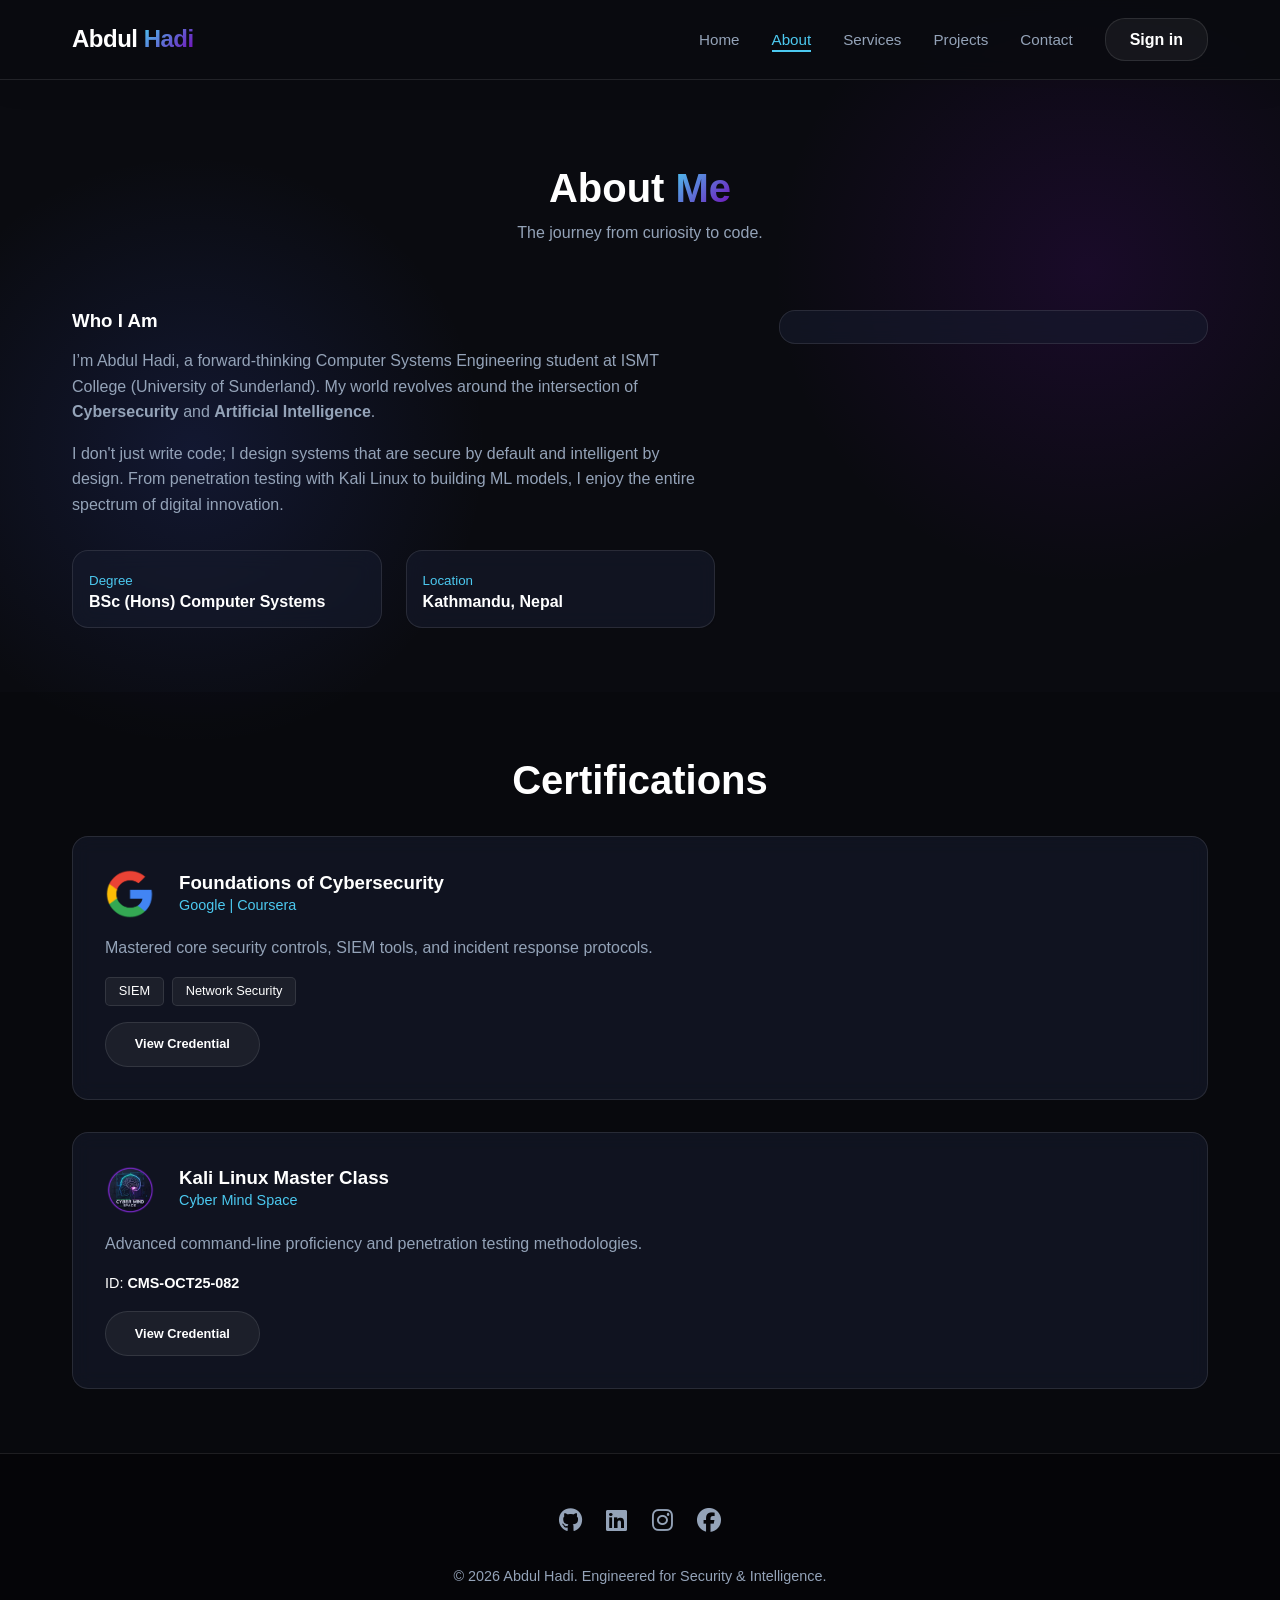
<file: about.html>
<!DOCTYPE html>
<html lang="en">
<head>
    <meta charset="UTF-8">
    <meta name="viewport" content="width=device-width, initial-scale=1.0">
    <title>About Me | Abdul Hadi</title>
    <link rel="stylesheet" href="style.css">
    <link rel="stylesheet" href="https://cdnjs.cloudflare.com/ajax/libs/font-awesome/6.5.1/css/all.min.css">
    <link rel="icon" type="image/jpeg" href="favicon.jpg">
</head>
<!-- Google tag (gtag.js) -->
<script async src="https://www.googletagmanager.com/gtag/js?id=G-QZTFRFX1GP"></script>
<script>
  window.dataLayer = window.dataLayer || [];
  function gtag(){dataLayer.push(arguments);}
  gtag('js', new Date());

  gtag('config', 'G-QZTFRFX1GP');
</script>
<body>
    <header class="header"></header>
    <main>
        <section class="about">
            <div class="container">
                <h1 class="section-title reveal">About <span class="gradient-text">Me</span></h1>
                <p class="section-subtitle reveal">The journey from curiosity to code.</p>
                
                <div class="about-container reveal" style="display: grid; grid-template-columns: 1.5fr 1fr; gap: 4rem; align-items: start;">
                    <div class="about-content">
                        <h3 style="margin-bottom: 1rem;">Who I Am</h3>
                        <p style="color:var(--text-muted); margin-bottom:1rem;">
                            I’m Abdul Hadi, a forward-thinking Computer Systems Engineering student at ISMT College (University of Sunderland). My world revolves around the intersection of <strong>Cybersecurity</strong> and <strong>Artificial Intelligence</strong>.
                        </p>
                        <p style="color:var(--text-muted); margin-bottom:1rem;">
                            I don't just write code; I design systems that are secure by default and intelligent by design. From penetration testing with Kali Linux to building ML models, I enjoy the entire spectrum of digital innovation.
                        </p>
                        
                        <div class="info-grid" style="display:grid; grid-template-columns:1fr 1fr; gap:1.5rem; margin-top:2rem;">
                            <div class="glass-card" style="padding:1rem;">
                                <small style="color:var(--primary)">Degree</small>
                                <h4>BSc (Hons) Computer Systems</h4>
                            </div>
                            <div class="glass-card" style="padding:1rem;">
                                <small style="color:var(--primary)">Location</small>
                                <h4>Kathmandu, Nepal</h4>
                            </div>
                        </div>
                    </div>
                    
                    <div class="about-image" style="position:relative;">
                        <!-- LinkedIn Badge Container -->
                        <div class="glass-card" style="padding:1rem; text-align:center;">
                            <div class="badge-base LI-profile-badge" data-locale="en_US" data-size="medium" data-theme="dark" data-type="VERTICAL" data-vanity="abdulhadi-cyberai" data-version="v1"></div>
                        </div>
                    </div>
                </div>
            </div>
        </section>

        <section class="certifications" style="background: rgba(0,0,0,0.2);">
            <div class="container">
                <h2 class="section-title reveal">Certifications</h2>
                <div style="display:grid; gap:2rem; margin-top:2rem;">
                    
                    <!-- Cert 1 -->
                    <div class="glass-card reveal">
                        <div style="display:flex; align-items:center; gap:1.5rem; margin-bottom:1rem; flex-wrap:wrap;">
                            <img src="google-logo.png" style="width:50px;" alt="Google">
                            <div>
                                <h3>Foundations of Cybersecurity</h3>
                                <p style="color:var(--primary); font-size:0.9rem;">Google | Coursera</p>
                            </div>
                        </div>
                        <p style="color:var(--text-muted);">Mastered core security controls, SIEM tools, and incident response protocols.</p>
                        <div style="margin:1rem 0; display:flex; flex-wrap:wrap; gap:0.5rem;">
                            <span class="btn-secondary" style="padding:0.2rem 0.8rem; font-size:0.8rem; border-radius:5px;">SIEM</span>
                            <span class="btn-secondary" style="padding:0.2rem 0.8rem; font-size:0.8rem; border-radius:5px;">Network Security</span>
                        </div>
                        <a href="Foundation of Cybersecurity Certificate By Google.webp" target="_blank" class="btn btn-secondary" style="font-size:0.8rem;">View Credential</a>
                    </div>

                    <!-- Cert 2 -->
                    <div class="glass-card reveal">
                        <div style="display:flex; align-items:center; gap:1.5rem; margin-bottom:1rem; flex-wrap:wrap;">
                            <img src="CyberMindSpacelogo.webp" style="width:50px;" alt="CMS">
                            <div>
                                <h3>Kali Linux Master Class</h3>
                                <p style="color:var(--primary); font-size:0.9rem;">Cyber Mind Space</p>
                            </div>
                        </div>
                        <p style="color:var(--text-muted);">Advanced command-line proficiency and penetration testing methodologies.</p>
                        <div style="margin:1rem 0;">
                             <p style="font-size:0.9rem;">ID: <strong>CMS-OCT25-082</strong></p>
                        </div>
                        <a href="Kali Linux Command Certificate.png" target="_blank" class="btn btn-secondary" style="font-size:0.8rem;">View Credential</a>
                    </div>

                </div>
            </div>
        </section>
    </main>
    <footer class="footer"></footer>
    <script src="https://platform.linkedin.com/badges/js/profile.js" async defer></script>
    <script src="script.js"></script>
</body>
</html>
</file>
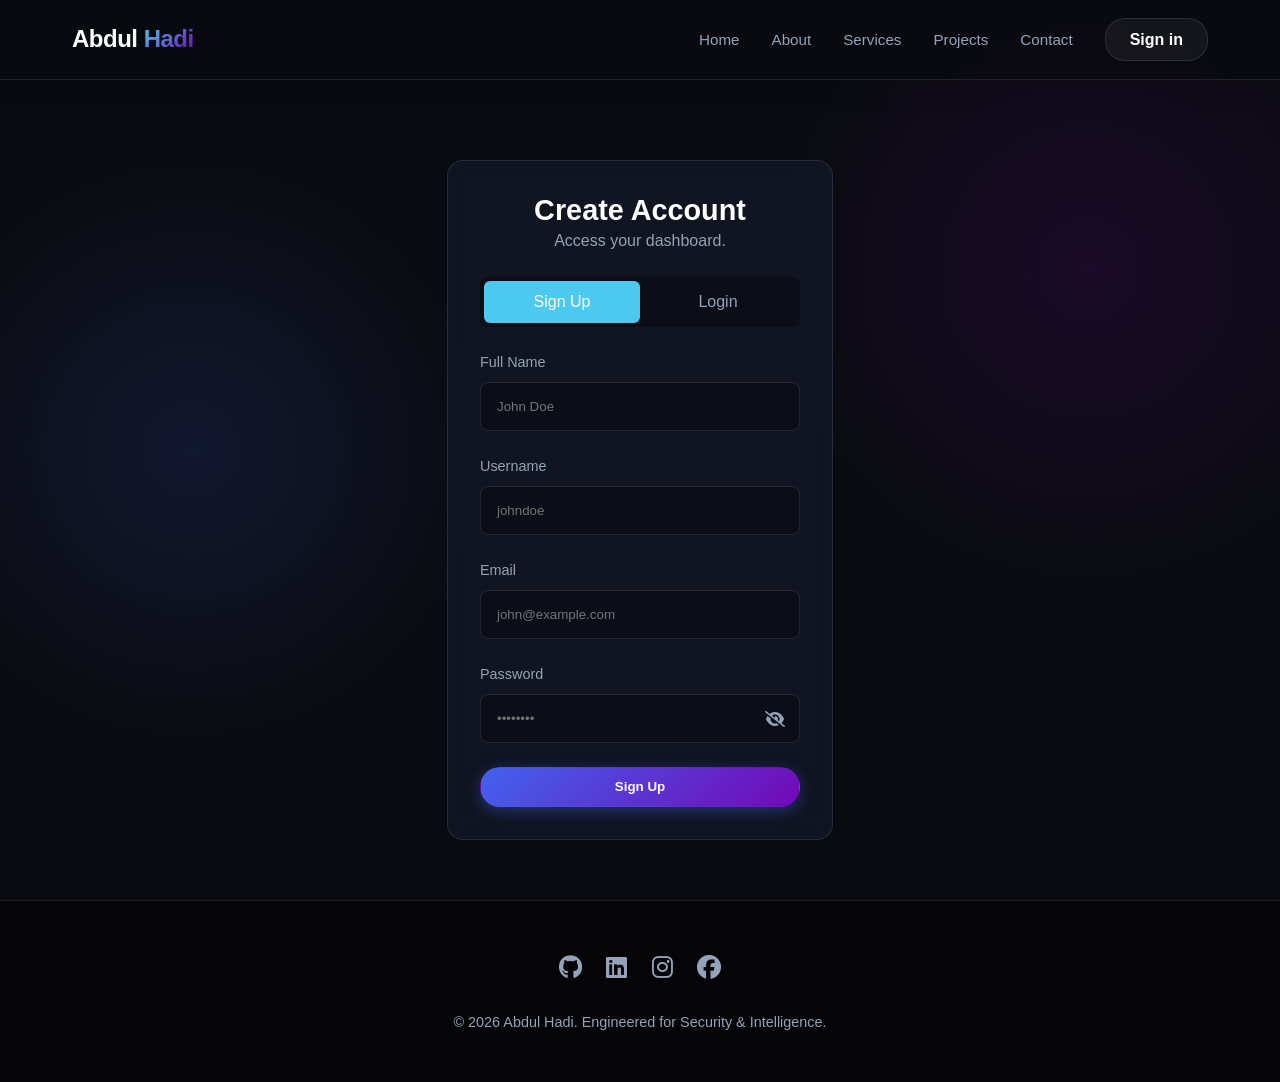
<file: account.html>
<!DOCTYPE html>
<html lang="en">
<head>
    <meta charset="UTF-8">
    <meta name="viewport" content="width=device-width, initial-scale=1.0">
    <title>My Account | Abdul Hadi</title>
    <link rel="stylesheet" href="style.css">
    <link rel="stylesheet" href="https://cdnjs.cloudflare.com/ajax/libs/font-awesome/6.5.1/css/all.min.css">
    <link rel="icon" type="image/jpeg" href="favicon.jpg">
</head>
<!-- Google tag (gtag.js) -->
<script async src="https://www.googletagmanager.com/gtag/js?id=G-QZTFRFX1GP"></script>
<script>
  window.dataLayer = window.dataLayer || [];
  function gtag(){dataLayer.push(arguments);}
  gtag('js', new Date());

  gtag('config', 'G-QZTFRFX1GP');
</script>
<body>
    <header class="header"></header>
    <main style="display:flex; justify-content:center; align-items:center;">
        <div class="container" style="max-width:600px; width:100%;">
            <div class="glass-card">
                <h1 class="section-title">My <span class="gradient-text">Profile</span></h1>
                
                <div id="account-details" style="margin-top:2rem;">
                    <div class="form-group">
                        <label>Full Name</label>
                        <input id="acc-name" type="text">
                    </div>
                    <div class="form-group">
                        <label>Username</label>
                        <input id="acc-username" type="text">
                    </div>
                    <div class="form-group">
                        <label>Email</label>
                        <input id="acc-email" type="email" readonly style="opacity:0.6; cursor:not-allowed;">
                    </div>
                    <div class="form-group">
                        <label>New Password (Optional)</label>
                        <div class="password-wrapper">
                            <input id="acc-password" type="password" placeholder="Leave blank to keep current">
                            <i class="fas fa-eye-slash toggle-password"></i>
                        </div>
                    </div>
                    <button id="updateBtn" class="btn btn-primary" style="width:100%;">Update Profile</button>
                </div>

                <div style="margin-top:3rem; padding-top:2rem; border-top:1px solid rgba(239, 68, 68, 0.3);">
                    <h3 style="color:#ef4444; margin-bottom:0.5rem;">Danger Zone</h3>
                    <p style="color:var(--text-muted); font-size:0.9rem; margin-bottom:1rem;">Deleting your account is permanent.</p>
                    <button id="deleteBtn" class="btn btn-danger" style="width:100%;">Delete Account</button>
                </div>
            </div>
        </div>
    </main>
    <footer class="footer"></footer>
    <script src="script.js"></script>
    <script src="account.js"></script>
</body>
</html>
</file>
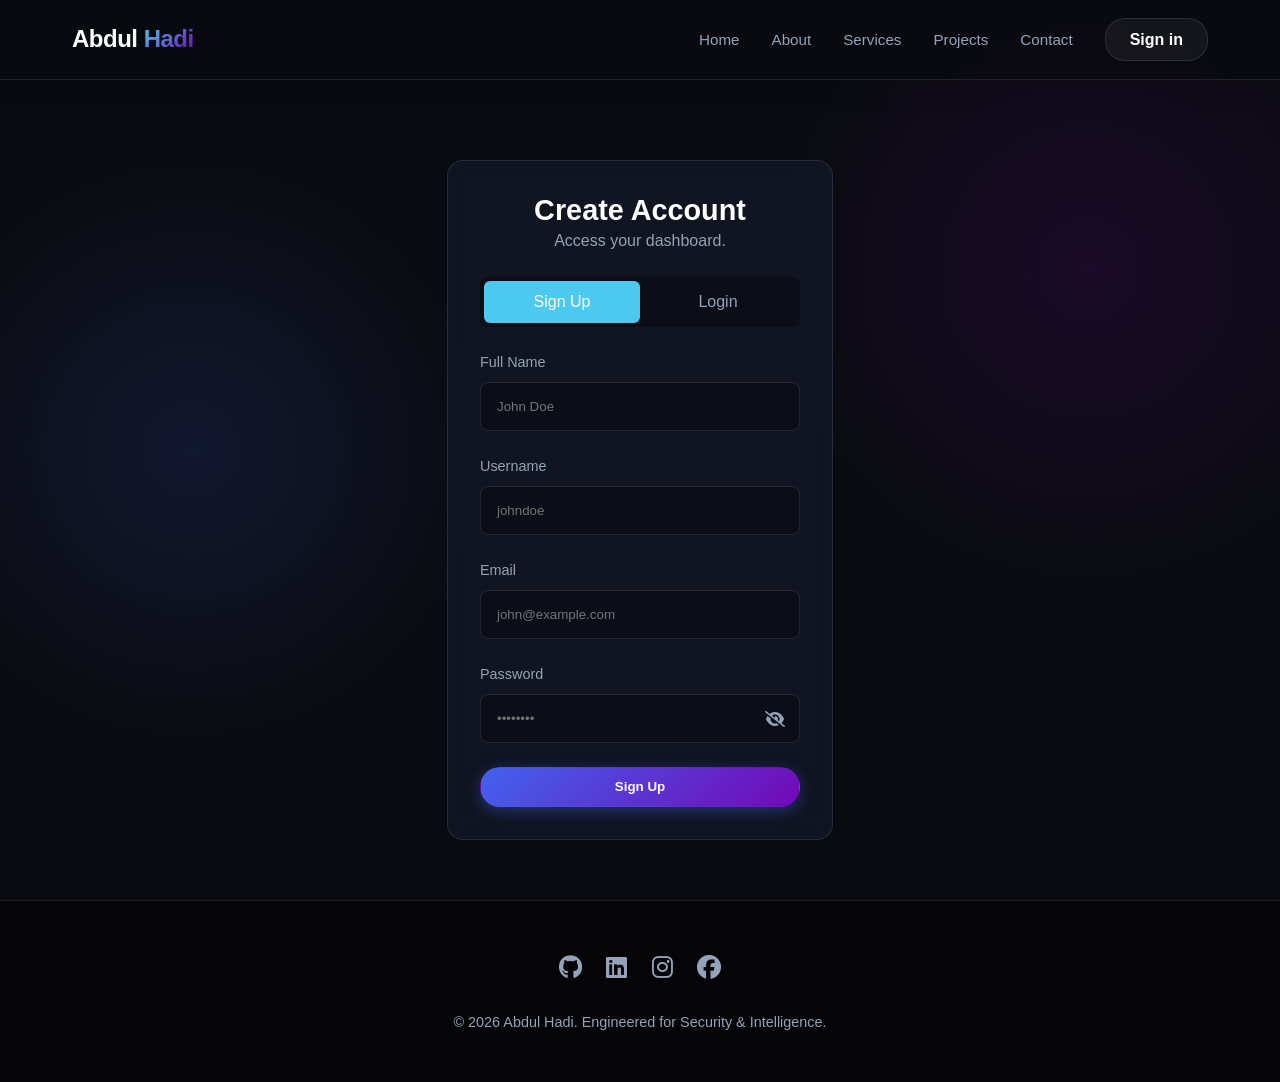
<file: auth.html>
<!DOCTYPE html>
<html lang="en">
<head>
    <meta charset="UTF-8">
    <meta name="viewport" content="width=device-width, initial-scale=1.0">
    <title>Authentication | Abdul Hadi</title>
    <link rel="stylesheet" href="style.css">
    <link rel="stylesheet" href="https://cdnjs.cloudflare.com/ajax/libs/font-awesome/6.5.1/css/all.min.css">
    <link rel="icon" type="image/jpeg" href="favicon.jpg">
</head>
<!-- Google tag (gtag.js) -->
<script async src="https://www.googletagmanager.com/gtag/js?id=G-QZTFRFX1GP"></script>
<script>
  window.dataLayer = window.dataLayer || [];
  function gtag(){dataLayer.push(arguments);}
  gtag('js', new Date());

  gtag('config', 'G-QZTFRFX1GP');
</script>
<body>
    <header class="header"></header>
    <main style="display:flex; align-items:center; justify-content:center;">
        <div class="container" style="width:100%; max-width:450px;">
            <div class="glass-card">
                <h1 id="title" style="text-align:center; font-size:1.8rem;">Welcome</h1>
                <p style="text-align:center; color:var(--text-muted); margin-bottom:1.5rem;">Access your dashboard.</p>
                
                <div class="tabs" style="display:flex; background:rgba(0,0,0,0.3); border-radius:8px; padding:4px; margin-bottom:1.5rem;">
                    <div id="tabSignup" class="tab active" style="flex:1; text-align:center; padding:0.5rem; cursor:pointer; border-radius:6px; transition:0.3s;">Sign Up</div>
                    <div id="tabLogin" class="tab" style="flex:1; text-align:center; padding:0.5rem; cursor:pointer; border-radius:6px; transition:0.3s; color:var(--text-muted);">Login</div>
                </div>

                <div id="formArea">
                    <div id="nameField" class="form-group">
                        <label>Full Name</label>
                        <input id="name" type="text" placeholder="John Doe">
                    </div>
                    <div class="form-group">
                        <label>Username</label>
                        <input id="username" type="text" placeholder="johndoe">
                    </div>
                    <div class="form-group">
                        <label>Email</label>
                        <input id="email" type="email" placeholder="john@example.com">
                    </div>
                    <div class="form-group">
                        <label>Password</label>
                        <div class="password-wrapper">
                            <input id="password" type="password" placeholder="••••••••">
                            <i class="fas fa-eye-slash toggle-password"></i>
                        </div>
                    </div>
                    <button id="submitBtn" class="btn btn-primary" style="width:100%;">Create Account</button>
                </div>
            </div>
        </div>
    </main>
    <footer class="footer"></footer>
    <script src="script.js"></script>
    <script src="auth.js"></script>
</body>
</html>
</file>
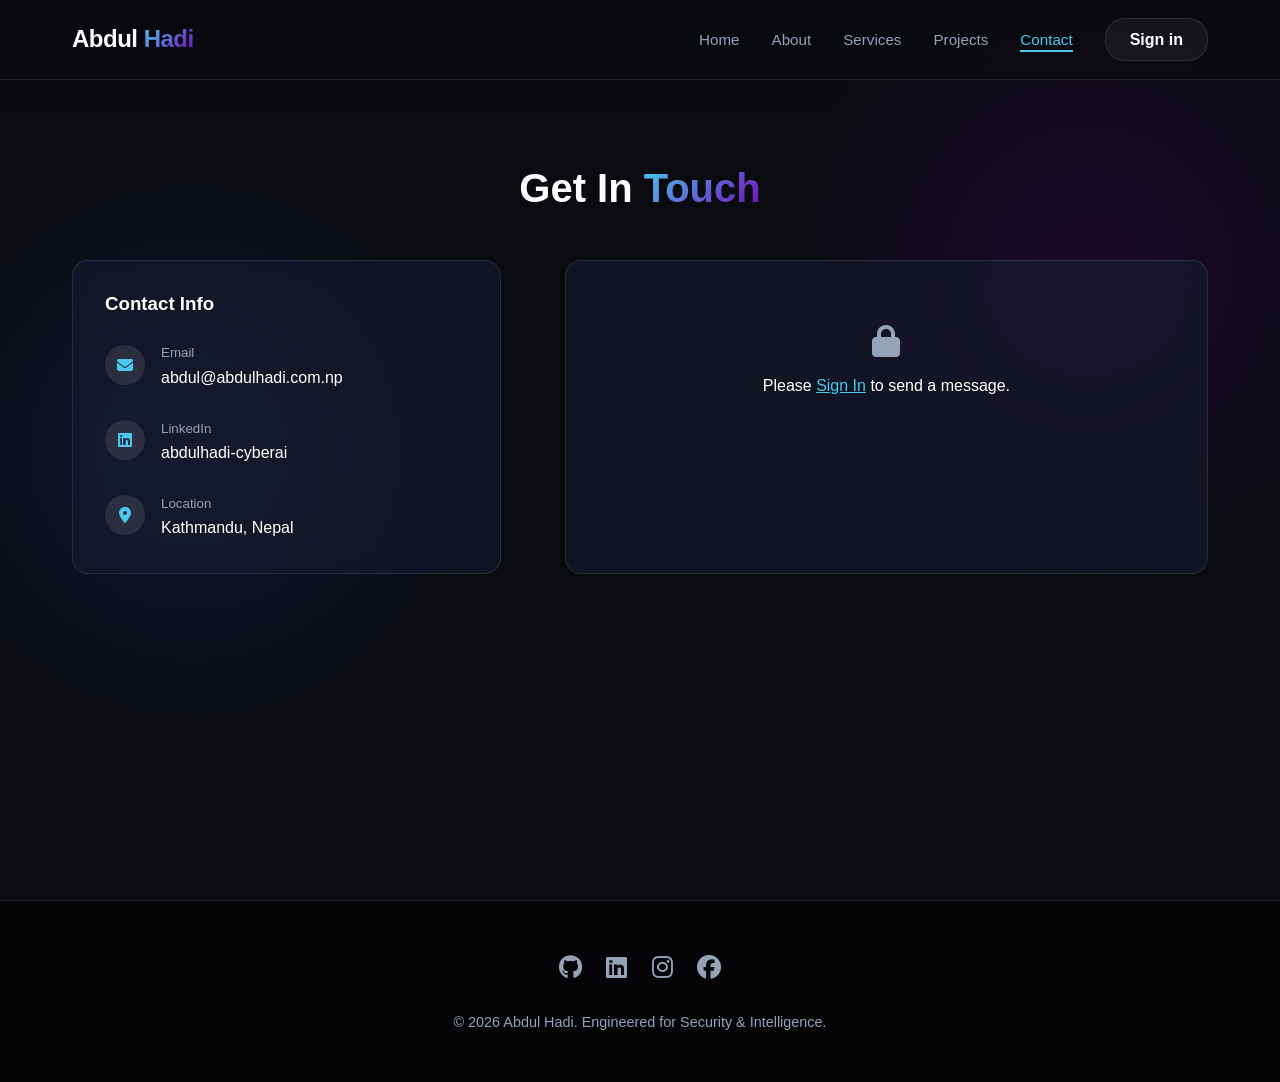
<file: contact.html>
<!DOCTYPE html>
<html lang="en">
<head>
    <meta charset="UTF-8">
    <meta name="viewport" content="width=device-width, initial-scale=1.0">
    <title>Contact | Abdul Hadi</title>
    <link rel="stylesheet" href="style.css">
    <link rel="stylesheet" href="https://cdnjs.cloudflare.com/ajax/libs/font-awesome/6.5.1/css/all.min.css">
    <link rel="icon" type="image/jpeg" href="favicon.jpg">
</head>
<!-- Google tag (gtag.js) -->
<script async src="https://www.googletagmanager.com/gtag/js?id=G-QZTFRFX1GP"></script>
<script>
  window.dataLayer = window.dataLayer || [];
  function gtag(){dataLayer.push(arguments);}
  gtag('js', new Date());

  gtag('config', 'G-QZTFRFX1GP');
</script>
<body>
    <header class="header"></header>
    <main>
        <section class="contact">
            <div class="container">
                <h1 class="section-title reveal">Get In <span class="gradient-text">Touch</span></h1>
                
                <div class="contact-container reveal" style="display: grid; grid-template-columns: 1fr 1.5fr; gap: 4rem; margin-top:3rem;">
                    
                    <div class="contact-info">
                        <div class="glass-card">
                            <h3 style="margin-bottom:1.5rem;">Contact Info</h3>
                            
                            <div style="display:flex; gap:1rem; margin-bottom:1.5rem; align-items:center;">
                                <div style="width:40px; height:40px; background:rgba(255,255,255,0.1); border-radius:50%; display:flex; align-items:center; justify-content:center; color:var(--primary);"><i class="fas fa-envelope"></i></div>
                                <div>
                                    <small style="color:var(--text-muted);">Email</small>
                                    <p>abdul@abdulhadi.com.np</p>
                                </div>
                            </div>
                            
                            <div style="display:flex; gap:1rem; margin-bottom:1.5rem; align-items:center;">
                                <div style="width:40px; height:40px; background:rgba(255,255,255,0.1); border-radius:50%; display:flex; align-items:center; justify-content:center; color:var(--primary);"><i class="fab fa-linkedin"></i></div>
                                <div>
                                    <small style="color:var(--text-muted);">LinkedIn</small>
                                    <p>abdulhadi-cyberai</p>
                                </div>
                            </div>

                            <div style="display:flex; gap:1rem; align-items:center;">
                                <div style="width:40px; height:40px; background:rgba(255,255,255,0.1); border-radius:50%; display:flex; align-items:center; justify-content:center; color:var(--primary);"><i class="fas fa-map-marker-alt"></i></div>
                                <div>
                                    <small style="color:var(--text-muted);">Location</small>
                                    <p>Kathmandu, Nepal</p>
                                </div>
                            </div>
                        </div>
                    </div>

                    <div class="contact-form glass-card">
                        <div id="loginMessage" style="text-align:center; padding:2rem; display:none;">
                            <i class="fas fa-lock" style="font-size:2rem; color:var(--text-muted); margin-bottom:1rem;"></i>
                            <p>Please <a href="auth.html" style="color:var(--primary);">Sign In</a> to send a message.</p>
                        </div>

                        <form id="contactForm" action="https://formspree.io/f/xanpjrvg" method="POST">
                            <h3 style="margin-bottom:1.5rem;">Send Message</h3>
                            <div class="form-group">
                                <label>Name</label>
                                <input type="text" name="name" id="contactName" readonly style="cursor: not-allowed; opacity: 0.7;">
                            </div>
                            <div class="form-group">
                                <label>Email</label>
                                <input type="email" name="email" id="contactEmail" readonly style="cursor: not-allowed; opacity: 0.7;">
                            </div>
                            <div class="form-group">
                                <label>Message</label>
                                <textarea name="message" id="contactMessage" rows="5" placeholder="How can I help you?" required></textarea>
                            </div>
                            <button type="submit" class="btn btn-primary" style="width:100%;">Send Now</button>
                        </form>
                    </div>

                </div>
            </div>
        </section>
    </main>
    <footer class="footer"></footer>
    <script src="script.js"></script>
    <script>
        // Inline script for contact logic to keep specific constraints
        document.addEventListener("DOMContentLoaded", () => {
            const email = localStorage.getItem("site_user_email");
            const form = document.getElementById("contactForm");
            const loginMsg = document.getElementById("loginMessage");
            const emailInput = document.getElementById("contactEmail");
            const nameInput = document.getElementById("contactName");

            // Create Limit Container
            const limitContainer = document.createElement("div");
            limitContainer.id = "limitContainer";
            limitContainer.className = "glass-card"; // Style match
            limitContainer.style.textAlign = "center";
            limitContainer.style.display = "none";
            limitContainer.style.color = "#ff4444";
            form.parentElement.appendChild(limitContainer);

            function formatTime(ms) {
                const totalSeconds = Math.floor(ms / 1000);
                const hours = Math.floor(totalSeconds / 3600);
                const minutes = Math.floor((totalSeconds % 3600) / 60);
                const seconds = totalSeconds % 60;
                return `${hours.toString().padStart(2,"0")}:${minutes.toString().padStart(2,"0")}:${seconds.toString().padStart(2,"0")}`;
            }

            function startCountdown(remainingMs, lastSentKey) {
                form.style.display = "none";
                limitContainer.style.display = "block";
                
                const update = (ms) => {
                    limitContainer.innerHTML = `
                        <i class="fas fa-hourglass-half" style="font-size:2rem; margin-bottom:10px;"></i>
                        <p>Message limit reached.</p>
                        <p style="font-size:1.5rem; font-weight:bold; margin:10px 0; color:var(--text-main);">${formatTime(ms)}</p>
                        <p style="font-size:0.9rem;">Please wait before sending another.</p>
                    `;
                };
                update(remainingMs);

                const interval = setInterval(() => {
                    const lastSentTime = parseInt(localStorage.getItem(lastSentKey));
                    const now = Date.now();
                    const remaining = 86400000 - (now - lastSentTime);
                    if (remaining <= 0) {
                        clearInterval(interval);
                        localStorage.removeItem(lastSentKey);
                        limitContainer.style.display = "none";
                        form.style.display = "block";
                        return;
                    }
                    update(remaining);
                }, 1000);
            }

            if (email) {
                form.style.display = "block";
                loginMsg.style.display = "none";
                emailInput.value = email;
                // Fetch name from session if possible, else let user edit
                nameInput.removeAttribute("readonly");
                nameInput.style.opacity = "1";
                nameInput.style.cursor = "text";

                const lastSentKey = `lastContactTime_${email}`;
                const lastSentTime = localStorage.getItem(lastSentKey);
                const now = Date.now();

                if (lastSentTime && now - parseInt(lastSentTime) < 86400000) {
                    startCountdown(86400000 - (now - parseInt(lastSentTime)), lastSentKey);
                }

                form.addEventListener("submit", (e) => {
                    const last = localStorage.getItem(lastSentKey);
                    if (last && Date.now() - parseInt(last) < 86400000) {
                        e.preventDefault();
                        return;
                    }
                    localStorage.setItem(lastSentKey, Date.now());
                });
            } else {
                form.style.display = "none";
                loginMsg.style.display = "block";
            }
        });
    </script>
</body>
</html>
</file>
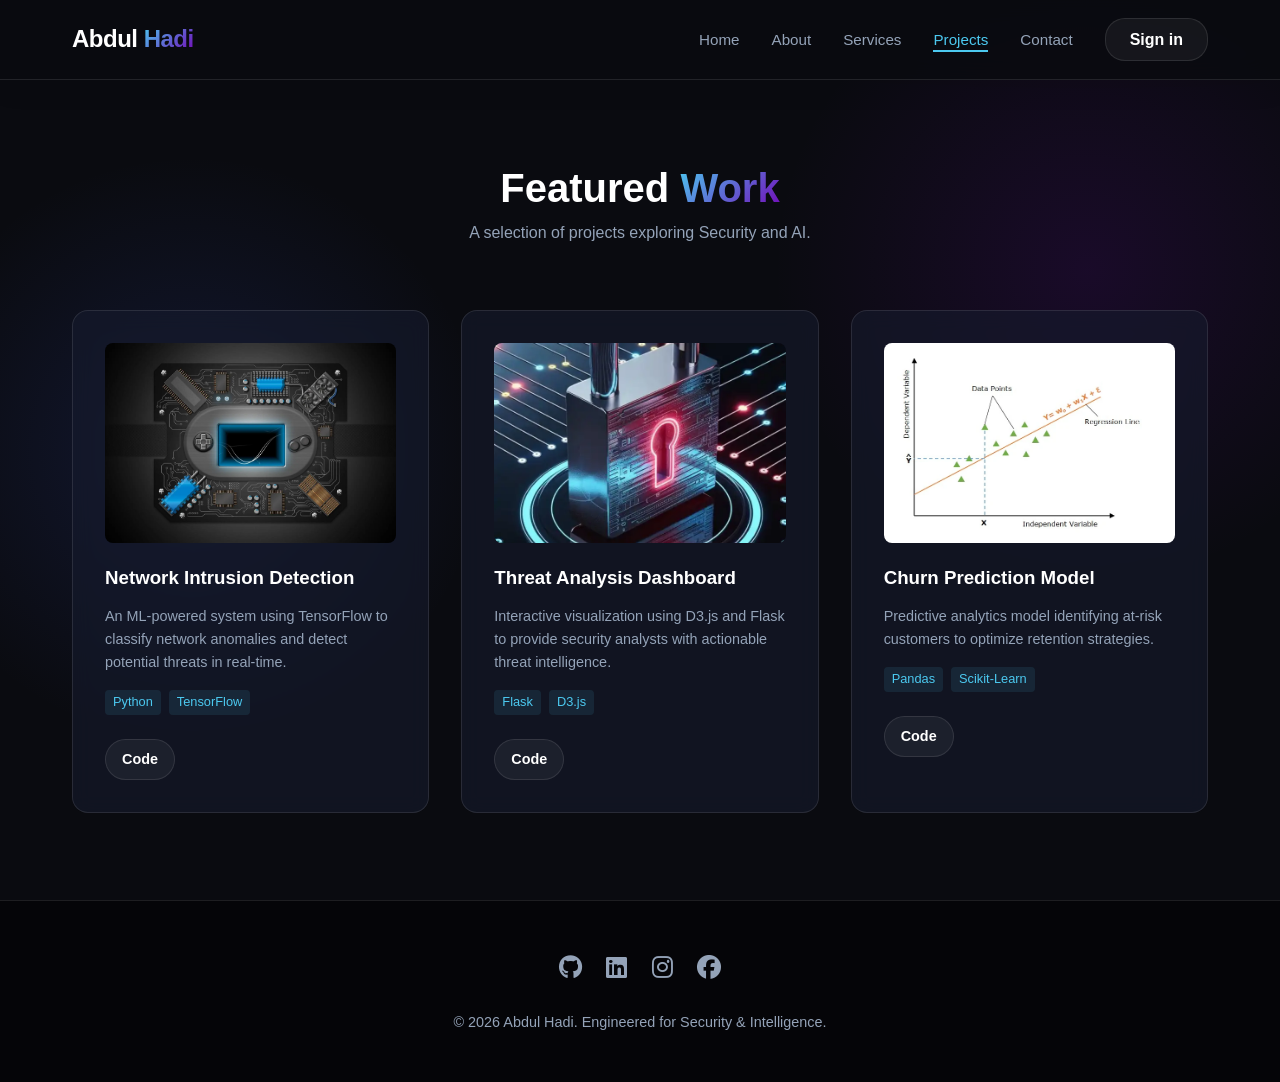
<file: projects.html>
<!DOCTYPE html>
<html lang="en">
<head>
    <meta charset="UTF-8">
    <meta name="viewport" content="width=device-width, initial-scale=1.0">
    <title>Projects | Abdul Hadi</title>
    <link rel="stylesheet" href="style.css">
    <link rel="stylesheet" href="https://cdnjs.cloudflare.com/ajax/libs/font-awesome/6.5.1/css/all.min.css">
    <link rel="icon" type="image/jpeg" href="favicon.jpg">
</head>
<!-- Google tag (gtag.js) -->
<script async src="https://www.googletagmanager.com/gtag/js?id=G-QZTFRFX1GP"></script>
<script>
  window.dataLayer = window.dataLayer || [];
  function gtag(){dataLayer.push(arguments);}
  gtag('js', new Date());

  gtag('config', 'G-QZTFRFX1GP');
</script>
<body>
    <header class="header"></header>
    <main>
        <section class="projects">
            <div class="container">
                <h1 class="section-title reveal">Featured <span class="gradient-text">Work</span></h1>
                <p class="section-subtitle reveal">A selection of projects exploring Security and AI.</p>
                
                <div class="projects-grid" style="display:grid; grid-template-columns: repeat(auto-fit, minmax(300px, 1fr)); gap:2rem;">
                    
                    <!-- Project 1 -->
                    <div class="glass-card reveal">
                        <div style="height:200px; overflow:hidden; border-radius:8px; margin-bottom:1.5rem;">
                            <img src="project-1.webp" alt="NIDS" style="width:100%; height:100%; object-fit:cover; transition:0.5s;">
                        </div>
                        <h3>Network Intrusion Detection</h3>
                        <p style="color:var(--text-muted); font-size:0.9rem; margin:1rem 0;">
                            An ML-powered system using TensorFlow to classify network anomalies and detect potential threats in real-time.
                        </p>
                        <div style="display:flex; gap:0.5rem; flex-wrap:wrap; margin-bottom:1.5rem;">
                            <span style="font-size:0.8rem; color:var(--primary); background:rgba(76, 201, 240, 0.1); padding:2px 8px; border-radius:4px;">Python</span>
                            <span style="font-size:0.8rem; color:var(--primary); background:rgba(76, 201, 240, 0.1); padding:2px 8px; border-radius:4px;">TensorFlow</span>
                        </div>
                        <div style="display:flex; justify-content:space-between;">
                            <a href="https://github.com/abdulhadi-cyberai" class="btn btn-secondary" style="padding:0.5rem 1rem; font-size:0.9rem;">Code</a>
                        </div>
                    </div>

                    <!-- Project 2 -->
                    <div class="glass-card reveal" style="transition-delay: 0.1s;">
                        <div style="height:200px; overflow:hidden; border-radius:8px; margin-bottom:1.5rem;">
                            <img src="project-2.webp" alt="Dashboard" style="width:100%; height:100%; object-fit:cover;">
                        </div>
                        <h3>Threat Analysis Dashboard</h3>
                        <p style="color:var(--text-muted); font-size:0.9rem; margin:1rem 0;">
                            Interactive visualization using D3.js and Flask to provide security analysts with actionable threat intelligence.
                        </p>
                        <div style="display:flex; gap:0.5rem; flex-wrap:wrap; margin-bottom:1.5rem;">
                            <span style="font-size:0.8rem; color:var(--primary); background:rgba(76, 201, 240, 0.1); padding:2px 8px; border-radius:4px;">Flask</span>
                            <span style="font-size:0.8rem; color:var(--primary); background:rgba(76, 201, 240, 0.1); padding:2px 8px; border-radius:4px;">D3.js</span>
                        </div>
                        <div style="display:flex; justify-content:space-between;">
                            <a href="https://github.com/abdulhadi-cyberai" class="btn btn-secondary" style="padding:0.5rem 1rem; font-size:0.9rem;">Code</a>
                        </div>
                    </div>

                    <!-- Project 3 -->
                    <div class="glass-card reveal" style="transition-delay: 0.2s;">
                        <div style="height:200px; overflow:hidden; border-radius:8px; margin-bottom:1.5rem;">
                            <img src="project-3.webp" alt="Churn" style="width:100%; height:100%; object-fit:cover;">
                        </div>
                        <h3>Churn Prediction Model</h3>
                        <p style="color:var(--text-muted); font-size:0.9rem; margin:1rem 0;">
                            Predictive analytics model identifying at-risk customers to optimize retention strategies.
                        </p>
                        <div style="display:flex; gap:0.5rem; flex-wrap:wrap; margin-bottom:1.5rem;">
                            <span style="font-size:0.8rem; color:var(--primary); background:rgba(76, 201, 240, 0.1); padding:2px 8px; border-radius:4px;">Pandas</span>
                            <span style="font-size:0.8rem; color:var(--primary); background:rgba(76, 201, 240, 0.1); padding:2px 8px; border-radius:4px;">Scikit-Learn</span>
                        </div>
                        <div style="display:flex; justify-content:space-between;">
                            <a href="https://github.com/abdulhadi-cyberai" class="btn btn-secondary" style="padding:0.5rem 1rem; font-size:0.9rem;">Code</a>
                        </div>
                    </div>

                </div>
            </div>
        </section>
    </main>
    <footer class="footer"></footer>
    <script src="script.js"></script>
</body>
</html>
</file>
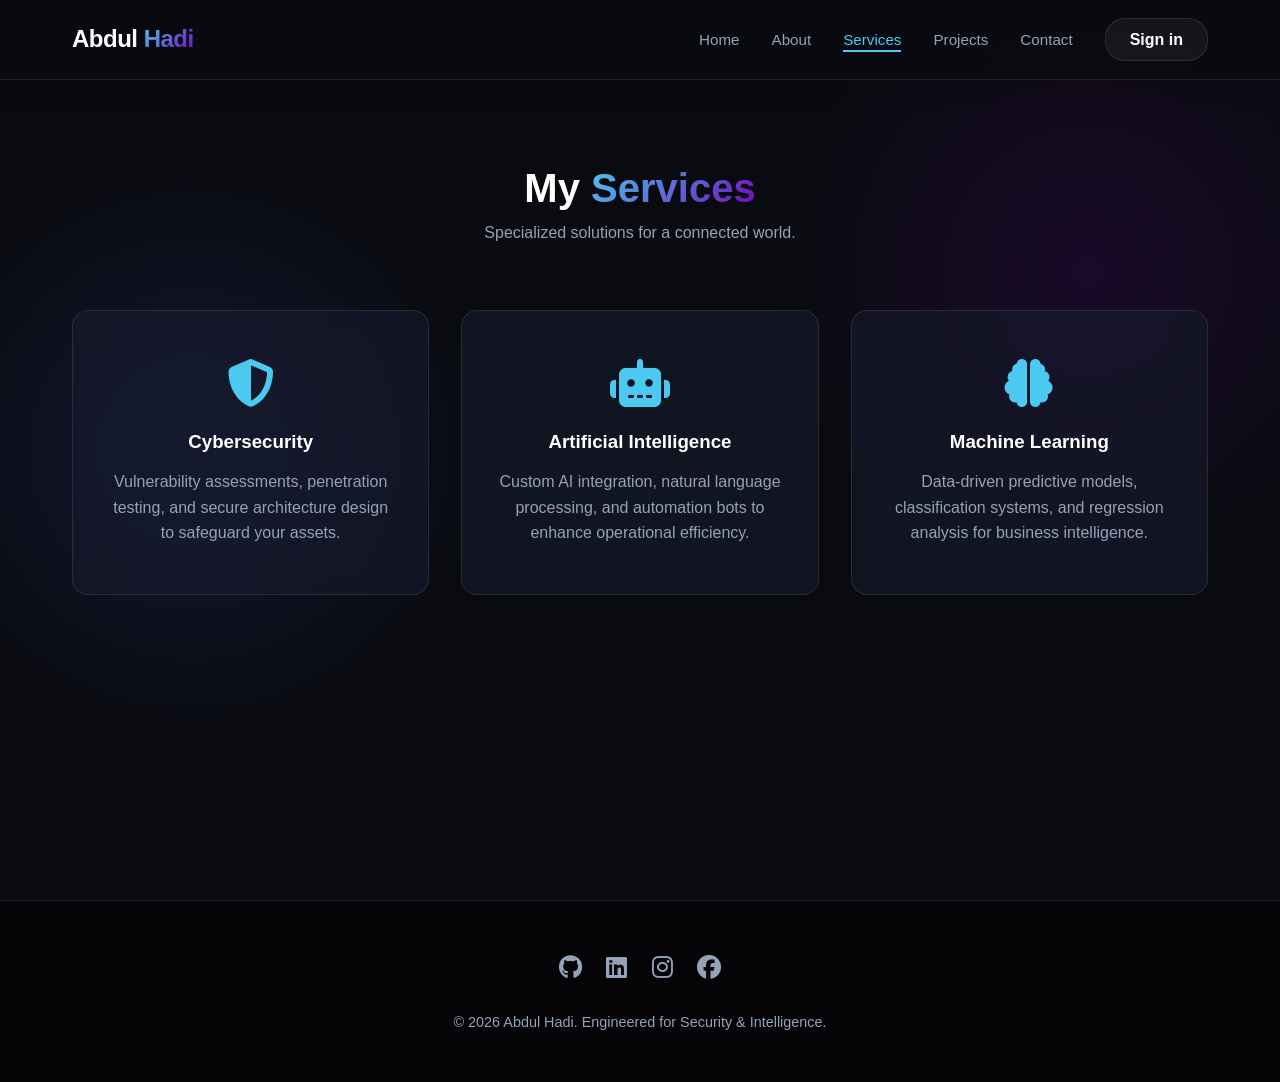
<file: services.html>
<!DOCTYPE html>
<html lang="en">
<head>
    <meta charset="UTF-8">
    <meta name="viewport" content="width=device-width, initial-scale=1.0">
    <title>Services | Abdul Hadi</title>
    <link rel="stylesheet" href="style.css">
    <link rel="stylesheet" href="https://cdnjs.cloudflare.com/ajax/libs/font-awesome/6.5.1/css/all.min.css">
    <link rel="icon" type="image/jpeg" href="favicon.jpg">
</head>
<!-- Google tag (gtag.js) -->
<script async src="https://www.googletagmanager.com/gtag/js?id=G-QZTFRFX1GP"></script>
<script>
  window.dataLayer = window.dataLayer || [];
  function gtag(){dataLayer.push(arguments);}
  gtag('js', new Date());

  gtag('config', 'G-QZTFRFX1GP');
</script>
<body>
    <header class="header"></header>
    <main>
        <section class="services">
            <div class="container">
                <h1 class="section-title reveal">My <span class="gradient-text">Services</span></h1>
                <p class="section-subtitle reveal">Specialized solutions for a connected world.</p>
                
                <div style="display:grid; grid-template-columns: repeat(auto-fit, minmax(300px, 1fr)); gap:2rem;">
                    
                    <div class="glass-card reveal" style="text-align:center; padding:3rem 2rem;">
                        <i class="fas fa-shield-halved" style="font-size:3rem; color:var(--primary); margin-bottom:1.5rem;"></i>
                        <h3>Cybersecurity</h3>
                        <p style="color:var(--text-muted); margin-top:1rem;">
                            Vulnerability assessments, penetration testing, and secure architecture design to safeguard your assets.
                        </p>
                    </div>

                    <div class="glass-card reveal" style="text-align:center; padding:3rem 2rem; transition-delay:0.1s;">
                        <i class="fas fa-robot" style="font-size:3rem; color:var(--primary); margin-bottom:1.5rem;"></i>
                        <h3>Artificial Intelligence</h3>
                        <p style="color:var(--text-muted); margin-top:1rem;">
                            Custom AI integration, natural language processing, and automation bots to enhance operational efficiency.
                        </p>
                    </div>

                    <div class="glass-card reveal" style="text-align:center; padding:3rem 2rem; transition-delay:0.2s;">
                        <i class="fas fa-brain" style="font-size:3rem; color:var(--primary); margin-bottom:1.5rem;"></i>
                        <h3>Machine Learning</h3>
                        <p style="color:var(--text-muted); margin-top:1rem;">
                            Data-driven predictive models, classification systems, and regression analysis for business intelligence.
                        </p>
                    </div>

                </div>
            </div>
        </section>
    </main>
    <footer class="footer"></footer>
    <script src="script.js"></script>
</body>
</html>
</file>
<file: style.css>
/* =========================================
   STYLE.CSS (Updated for Header Fix)
   ========================================= */

:root {
    --primary: #4cc9f0;
    --secondary: #4361ee;
    --accent: #7209b7;
    --dark-bg: #0a0b10;
    --card-bg: rgba(22, 27, 45, 0.6);
    --glass-border: rgba(255, 255, 255, 0.1);
    --text-main: #ffffff;
    --text-muted: #94a3b8;
    --font-main: 'Poppins', sans-serif;
    --transition: all 0.3s cubic-bezier(0.4, 0, 0.2, 1);
}

* {
    margin: 0;
    padding: 0;
    box-sizing: border-box;
    scroll-behavior: smooth;
}

body {
    background-color: var(--dark-bg);
    color: var(--text-main);
    font-family: var(--font-main);
    line-height: 1.6;
    overflow-x: hidden;
    /* Subtle background mesh */
    background-image: 
        radial-gradient(circle at 15% 50%, rgba(67, 97, 238, 0.15), transparent 25%),
        radial-gradient(circle at 85% 30%, rgba(114, 9, 183, 0.15), transparent 25%);
    background-attachment: fixed; /* Keeps background still while scrolling */
}

/* --- Header Styles (Fixed) --- */
.header {
    position: fixed;
    top: 0;
    left: 0;
    width: 100%;
    height: 80px; /* Fixed height to prevent layout shifts */
    z-index: 9999; /* Forces header above EVERYTHING */
    background: rgba(10, 11, 16, 0.85); /* Slightly darker for readability */
    backdrop-filter: blur(12px);
    border-bottom: 1px solid var(--glass-border);
    display: flex;
    align-items: center;
    box-shadow: 0 4px 30px rgba(0, 0, 0, 0.1);
}

.navbar {
    display: flex;
    justify-content: space-between;
    align-items: center;
    width: 100%;
}

.nav-logo {
    font-size: 1.5rem;
    font-weight: 700;
    color: var(--text-main);
    text-decoration: none;
    letter-spacing: -0.5px;
    z-index: 10000;
}

.nav-menu {
    display: flex;
    gap: 2rem;
    list-style: none;
    align-items: center;
}

.nav-link {
    color: var(--text-muted);
    text-decoration: none;
    font-size: 0.95rem;
    font-weight: 500;
    position: relative;
    transition: var(--transition);
}

.nav-link:hover, .nav-link.active {
    color: var(--primary);
}

.nav-link::after {
    content: '';
    position: absolute;
    width: 0;
    height: 2px;
    bottom: -4px;
    left: 0;
    background: var(--primary);
    transition: var(--transition);
}

.nav-link:hover::after, .nav-link.active::after {
    width: 100%;
}

.nav-toggle {
    display: none;
    font-size: 1.5rem;
    color: var(--text-main);
    cursor: pointer;
    z-index: 10000;
}

/* --- Buttons --- */
.btn {
    display: inline-block;
    padding: 0.7rem 1.8rem;
    border-radius: 50px;
    font-weight: 600;
    text-decoration: none;
    transition: var(--transition);
    cursor: pointer;
    border: 1px solid transparent;
    text-align: center;
}

.btn-primary {
    background: linear-gradient(135deg, var(--secondary), var(--accent));
    color: #fff;
    box-shadow: 0 4px 15px rgba(67, 97, 238, 0.4);
}

.btn-primary:hover {
    transform: translateY(-3px);
    box-shadow: 0 8px 25px rgba(67, 97, 238, 0.5);
}

.btn-secondary {
    background: rgba(255, 255, 255, 0.05);
    color: var(--text-main);
    border: 1px solid var(--glass-border);
}

.btn-secondary:hover {
    background: rgba(255, 255, 255, 0.1);
    border-color: var(--primary);
}

.btn-danger {
    background: rgba(239, 68, 68, 0.2);
    color: #ef4444;
    border: 1px solid rgba(239, 68, 68, 0.3);
}

.btn-danger:hover { background: rgba(239, 68, 68, 0.3); }

/* --- Layout --- */
.container {
    max-width: 1200px;
    margin: 0 auto;
    padding: 0 2rem;
}

main {
    padding-top: 100px; /* Increased padding to push content below fixed header */
    min-height: 100vh;
}

section { padding: 4rem 0; }

/* --- Typography & Utilities --- */
h1, h2, h3, h4, h5, h6 { font-weight: 700; color: #fff; line-height: 1.2; }

.gradient-text {
    background: linear-gradient(135deg, var(--primary), var(--accent));
    -webkit-background-clip: text;
    -webkit-text-fill-color: transparent;
}

.section-title { font-size: 2.5rem; text-align: center; margin-bottom: 0.5rem; }
.section-subtitle { text-align: center; color: var(--text-muted); max-width: 600px; margin: 0 auto 4rem; }

.glass-card {
    background: var(--card-bg);
    border: 1px solid var(--glass-border);
    backdrop-filter: blur(10px);
    border-radius: 16px;
    padding: 2rem;
    transition: var(--transition);
}
.glass-card:hover { transform: translateY(-5px); border-color: var(--primary); box-shadow: 0 10px 30px -10px rgba(0, 0, 0, 0.5); }

/* --- Animations --- */
.reveal { opacity: 0; transform: translateY(30px); transition: all 0.8s ease; }
.reveal.active { opacity: 1; transform: translateY(0); }

/* --- Hero Section Specifics --- */
.hero {
    display: flex;
    align-items: center;
    /* Ensure hero content doesn't overlap header Z-space */
    position: relative; 
    z-index: 1; 
}

/* --- Form Elements --- */
.form-group { margin-bottom: 1.5rem; }
.form-group label { display: block; margin-bottom: 0.5rem; color: var(--text-muted); font-size: 0.9rem; }
input, textarea {
    width: 100%; padding: 1rem; background: rgba(0, 0, 0, 0.3);
    border: 1px solid var(--glass-border); border-radius: 8px; color: #fff;
    font-family: var(--font-main); transition: var(--transition);
}
input:focus, textarea:focus { outline: none; border-color: var(--primary); }

.password-wrapper { position: relative; }
.toggle-password { position: absolute; right: 15px; top: 50%; transform: translateY(-50%); cursor: pointer; color: var(--text-muted); }

/* --- Footer --- */
.footer {
    background: #050508; padding: 3rem 0; text-align: center;
    border-top: 1px solid var(--glass-border); margin-top: auto;
}
.footer-socials a { color: var(--text-muted); font-size: 1.5rem; margin: 0 10px; transition: var(--transition); }
.footer-socials a:hover { color: var(--primary); transform: scale(1.1); }
.copyright { margin-top: 1.5rem; color: var(--text-muted); font-size: 0.9rem; }

/* --- Toast --- */
#toast-box { position: fixed; bottom: 30px; right: 30px; z-index: 10000; display: flex; flex-direction: column; gap: 10px; }
.toast {
    background: rgba(20, 20, 30, 0.95); border-left: 4px solid var(--primary);
    color: #fff; padding: 15px 20px; border-radius: 4px; box-shadow: 0 5px 15px rgba(0,0,0,0.5);
    animation: slideIn 0.3s ease-out forwards; display: flex; align-items: center; min-width: 250px;
}
.toast.error { border-left-color: #ef4444; }
@keyframes slideIn { from { transform: translateX(100%); opacity: 0; } to { transform: translateX(0); opacity: 1; } }

/* --- Mobile Responsive --- */
@media (max-width: 992px) {
    .nav-toggle { display: block; }
    .nav-menu {
        position: fixed; top: 80px; right: -100%; width: 100%; height: calc(100vh - 80px);
        background: var(--dark-bg); flex-direction: column; justify-content: center;
        transition: 0.3s ease-in-out; border-top: 1px solid var(--glass-border);
    }
    .nav-menu.active { right: 0; }
    .hero-container { flex-direction: column-reverse; text-align: center; gap: 3rem; }
}
</file>
